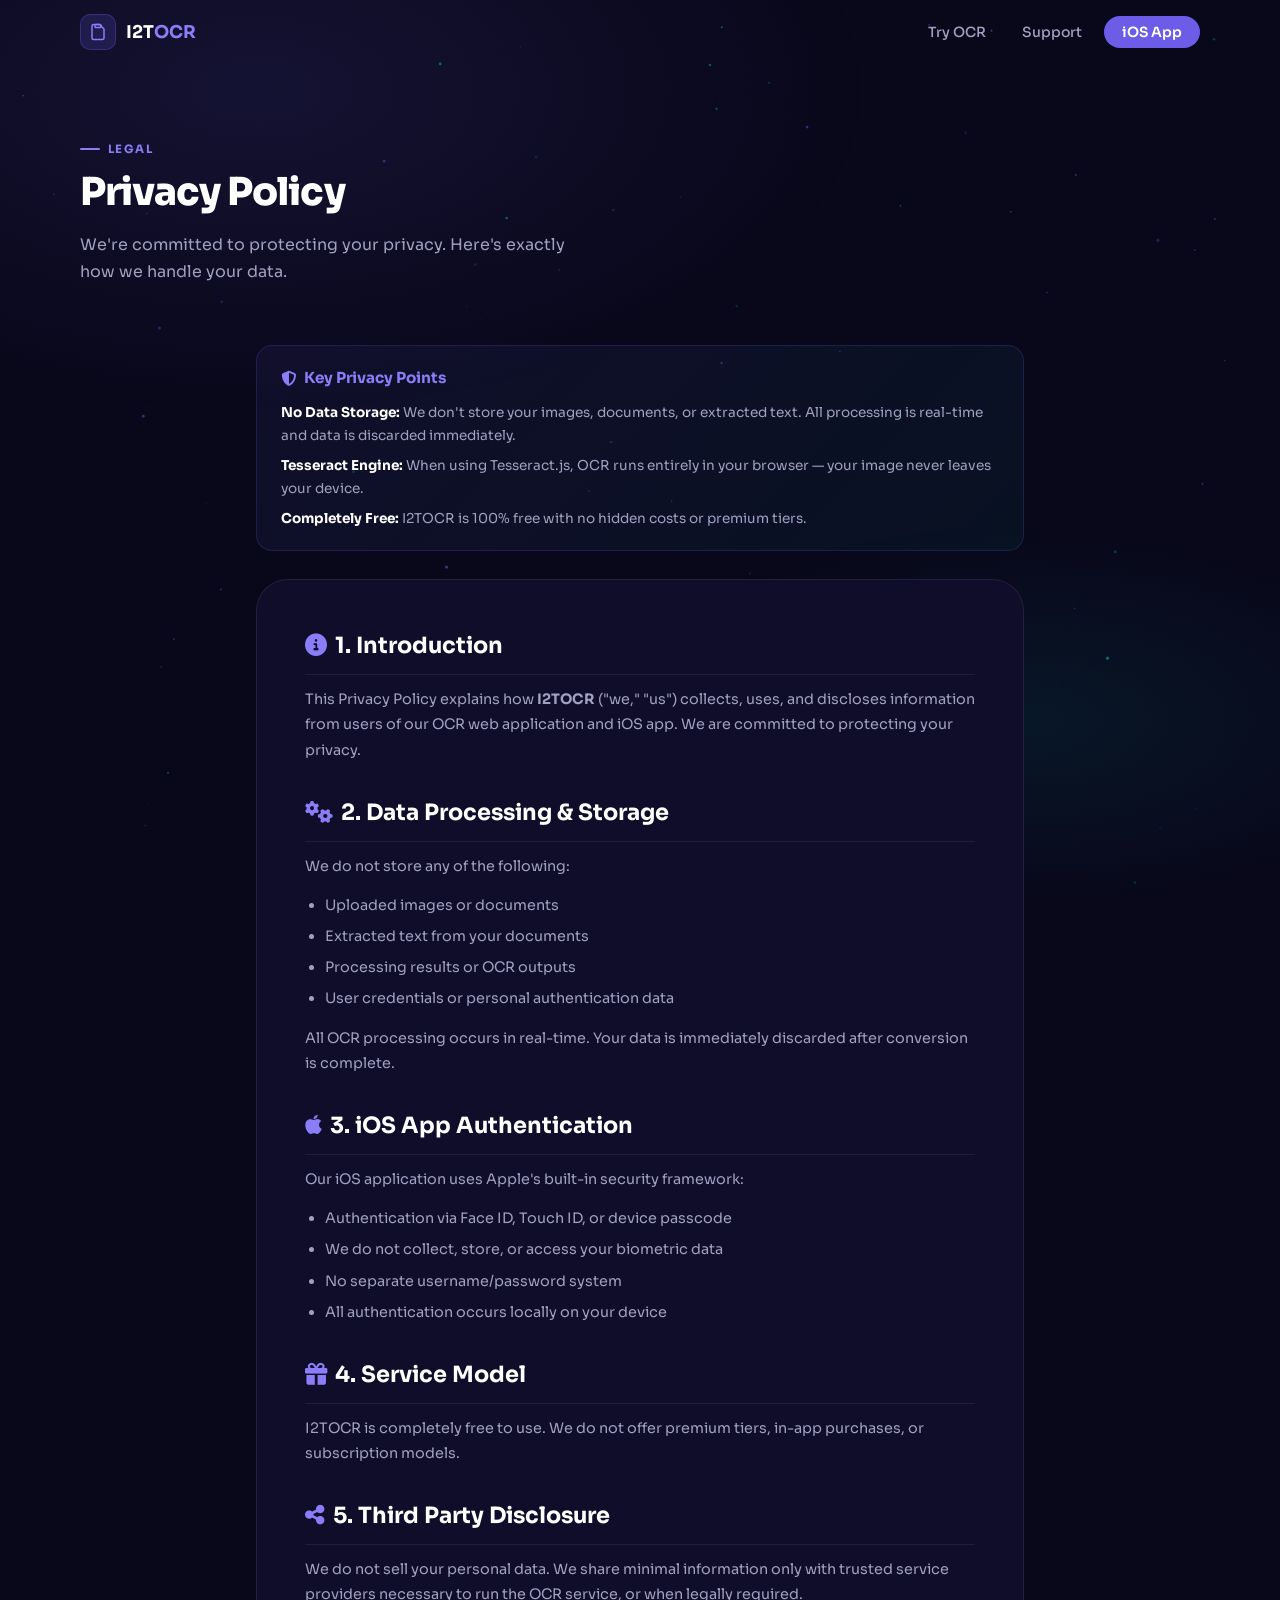
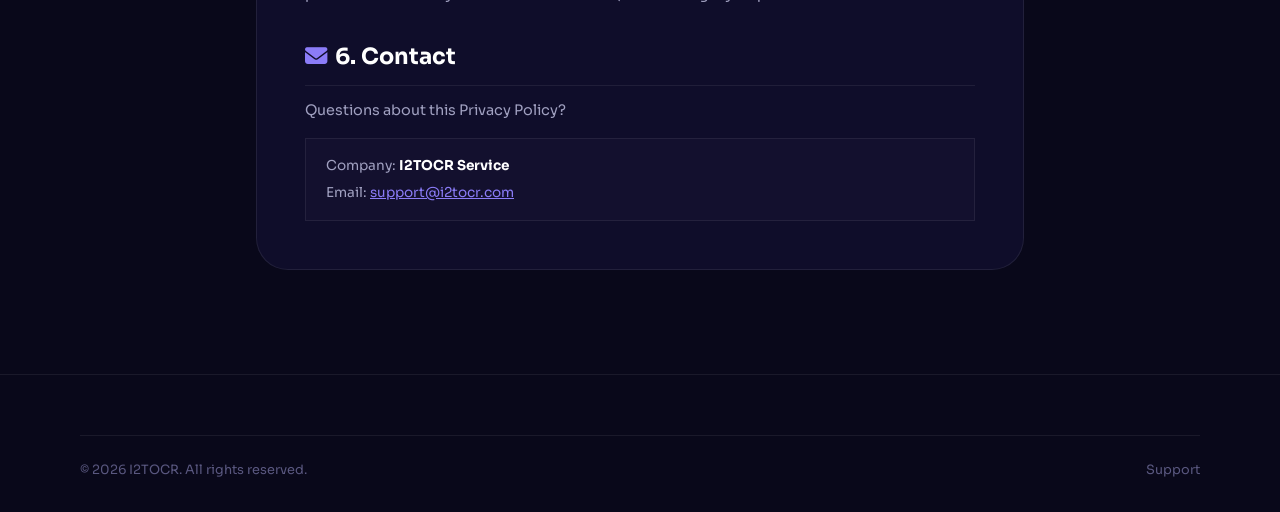
<file: privacy-policy.html>
<!DOCTYPE html>
<html lang="en">
<head>
  <meta charset="UTF-8">
  <meta name="viewport" content="width=device-width, initial-scale=1.0">
  <title>Privacy Policy — I2TOCR</title>
  <link rel="preconnect" href="https://fonts.googleapis.com">
  <link rel="preconnect" href="https://fonts.gstatic.com" crossorigin>
  <link rel="stylesheet" href="https://fonts.googleapis.com/css2?family=Sora:wght@300;400;500;600;700;800&family=JetBrains+Mono:wght@400;500;600&display=swap">
  <link rel="stylesheet" href="https://cdnjs.cloudflare.com/ajax/libs/font-awesome/6.5.0/css/all.min.css">
  <link rel="stylesheet" href="css/style.css">
</head>
<body>

<canvas id="particles-canvas"></canvas>

<header class="site-header">
  <div class="container">
    <nav class="nav">
      <a href="index.html" class="nav-logo">
        <div class="nav-logo-icon">
          <svg width="18" height="18" viewBox="0 0 24 24" fill="none" stroke="var(--purple-light)" stroke-width="2" stroke-linecap="round" stroke-linejoin="round">
            <path d="M14 2H6a2 2 0 0 0-2 2v16a2 2 0 0 0 2 2h12a2 2 0 0 0 2-2V8z"/>
            <rect x="8" y="2" width="8" height="4" rx="1"/>
          </svg>
        </div>
        <span class="nav-logo-text">I2T<span>OCR</span></span>
      </a>
      <ul class="nav-links">
        <li><a href="index.html#ocr-tool">Try OCR</a></li>
        <li><a href="support.html">Support</a></li>
        <li><a href="#" class="nav-cta" id="nav-cta">iOS App</a></li>
      </ul>
    </nav>
  </div>
</header>

<section class="page-hero">
  <div class="container">
    <div class="page-hero-inner">
      <div class="section-label">Legal</div>
      <h1 class="section-title">Privacy Policy</h1>
      <p class="section-desc">We're committed to protecting your privacy. Here's exactly how we handle your data.</p>
    </div>
  </div>
</section>

<section style="padding:0 0 80px">
  <div class="container" style="max-width:800px">

    <div class="highlight-box">
      <h3><i class="fas fa-shield-alt"></i> Key Privacy Points</h3>
      <p><strong style="color:var(--text-primary)">No Data Storage:</strong> We don't store your images, documents, or extracted text. All processing is real-time and data is discarded immediately.</p>
      <p><strong style="color:var(--text-primary)">Tesseract Engine:</strong> When using Tesseract.js, OCR runs entirely in your browser — your image never leaves your device.</p>
      <p><strong style="color:var(--text-primary)">Completely Free:</strong> I2TOCR is 100% free with no hidden costs or premium tiers.</p>
    </div>

    <div class="content-box">

      <h2><i class="fas fa-info-circle" style="color:var(--purple-light);margin-right:8px"></i>1. Introduction</h2>
      <p>This Privacy Policy explains how <strong>I2TOCR</strong> ("we," "us") collects, uses, and discloses information from users of our OCR web application and iOS app. We are committed to protecting your privacy.</p>

      <h2><i class="fas fa-cogs" style="color:var(--purple-light);margin-right:8px"></i>2. Data Processing & Storage</h2>
      <p>We do not store any of the following:</p>
      <ul>
        <li>Uploaded images or documents</li>
        <li>Extracted text from your documents</li>
        <li>Processing results or OCR outputs</li>
        <li>User credentials or personal authentication data</li>
      </ul>
      <p>All OCR processing occurs in real-time. Your data is immediately discarded after conversion is complete.</p>

      <h2><i class="fab fa-apple" style="color:var(--purple-light);margin-right:8px"></i>3. iOS App Authentication</h2>
      <p>Our iOS application uses Apple's built-in security framework:</p>
      <ul>
        <li>Authentication via Face ID, Touch ID, or device passcode</li>
        <li>We do not collect, store, or access your biometric data</li>
        <li>No separate username/password system</li>
        <li>All authentication occurs locally on your device</li>
      </ul>

      <h2><i class="fas fa-gift" style="color:var(--purple-light);margin-right:8px"></i>4. Service Model</h2>
      <p>I2TOCR is completely free to use. We do not offer premium tiers, in-app purchases, or subscription models.</p>

      <h2><i class="fas fa-share-alt" style="color:var(--purple-light);margin-right:8px"></i>5. Third Party Disclosure</h2>
      <p>We do not sell your personal data. We share minimal information only with trusted service providers necessary to run the OCR service, or when legally required.</p>

      <h2><i class="fas fa-envelope" style="color:var(--purple-light);margin-right:8px"></i>6. Contact</h2>
      <p>Questions about this Privacy Policy?</p>
      <div style="background:var(--bg-surface);border:1px solid var(--border);border-radius:var(--radius-md);padding:16px 20px;margin-top:8px">
        <div style="font-size:0.85rem;color:var(--text-secondary)">Company: <strong style="color:var(--text-primary)">I2TOCR Service</strong></div>
        <div style="font-size:0.85rem;color:var(--text-secondary);margin-top:6px">Email: <a href="mailto:support@i2tocr.com" style="color:var(--purple-light)">support@i2tocr.com</a></div>
      </div>

    </div>
  </div>
</section>

<footer class="site-footer">
  <div class="container">
    <div class="footer-bottom">
      <span>© <span class="year"></span> I2TOCR. All rights reserved.</span>
      <a href="support.html" style="color:var(--text-muted);text-decoration:none">Support</a>
    </div>
  </div>
</footer>

<script src="js/script.js"></script>
</body>
</html>
</file>
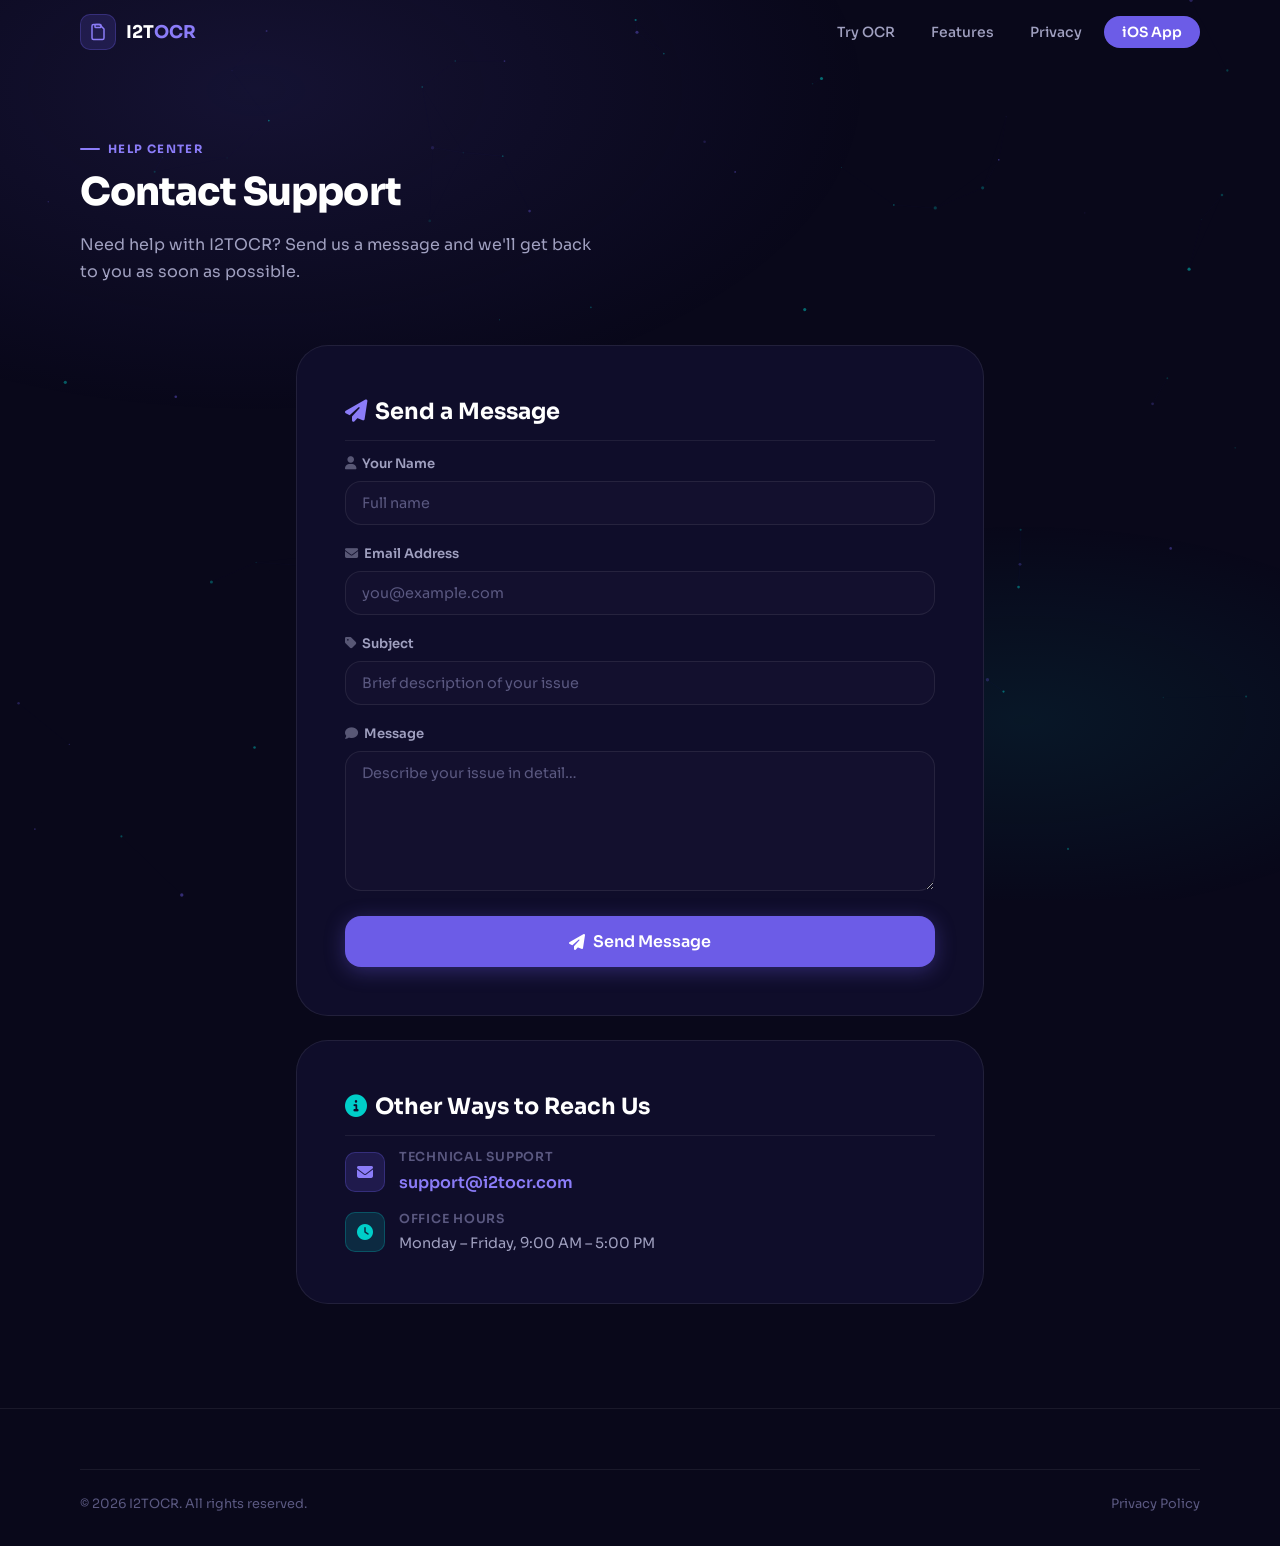
<file: support.html>
<!DOCTYPE html>
<html lang="en">
<head>
  <meta charset="UTF-8">
  <meta name="viewport" content="width=device-width, initial-scale=1.0">
  <title>Support — I2TOCR</title>
  <link rel="preconnect" href="https://fonts.googleapis.com">
  <link rel="preconnect" href="https://fonts.gstatic.com" crossorigin>
  <link rel="stylesheet" href="https://fonts.googleapis.com/css2?family=Sora:wght@300;400;500;600;700;800&family=JetBrains+Mono:wght@400;500;600&display=swap">
  <link rel="stylesheet" href="https://cdnjs.cloudflare.com/ajax/libs/font-awesome/6.5.0/css/all.min.css">
  <link rel="stylesheet" href="css/style.css">
</head>
<body>

<canvas id="particles-canvas"></canvas>

<header class="site-header">
  <div class="container">
    <nav class="nav">
      <a href="index.html" class="nav-logo">
        <div class="nav-logo-icon">
          <svg width="18" height="18" viewBox="0 0 24 24" fill="none" stroke="var(--purple-light)" stroke-width="2" stroke-linecap="round" stroke-linejoin="round">
            <path d="M14 2H6a2 2 0 0 0-2 2v16a2 2 0 0 0 2 2h12a2 2 0 0 0 2-2V8z"/>
            <rect x="8" y="2" width="8" height="4" rx="1"/>
          </svg>
        </div>
        <span class="nav-logo-text">I2T<span>OCR</span></span>
      </a>
      <ul class="nav-links">
        <li><a href="index.html#ocr-tool">Try OCR</a></li>
        <li><a href="index.html#features">Features</a></li>
        <li><a href="privacy-policy.html">Privacy</a></li>
        <li><a href="#" class="nav-cta" id="nav-cta">iOS App</a></li>
      </ul>
    </nav>
  </div>
</header>

<section class="page-hero">
  <div class="container">
    <div class="page-hero-inner">
      <div class="section-label">Help Center</div>
      <h1 class="section-title">Contact Support</h1>
      <p class="section-desc">Need help with I2TOCR? Send us a message and we'll get back to you as soon as possible.</p>
    </div>
  </div>
</section>

<section style="padding: 0 0 80px">
  <div class="container" style="max-width:720px">

    <div class="content-box">
      <h2><i class="fas fa-paper-plane" style="color:var(--purple-light);margin-right:8px"></i>Send a Message</h2>

      <form id="support-form" novalidate>
        <div class="form-group">
          <label class="form-label" for="s-name">
            <i class="fas fa-user" style="margin-right:6px;opacity:0.5"></i>Your Name
          </label>
          <input type="text" id="s-name" class="form-input" placeholder="Full name" required>
        </div>

        <div class="form-group">
          <label class="form-label" for="s-email">
            <i class="fas fa-envelope" style="margin-right:6px;opacity:0.5"></i>Email Address
          </label>
          <input type="email" id="s-email" class="form-input" placeholder="you@example.com" required>
        </div>

        <div class="form-group">
          <label class="form-label" for="s-subject">
            <i class="fas fa-tag" style="margin-right:6px;opacity:0.5"></i>Subject
          </label>
          <input type="text" id="s-subject" class="form-input" placeholder="Brief description of your issue" required>
        </div>

        <div class="form-group">
          <label class="form-label" for="s-message">
            <i class="fas fa-comment" style="margin-right:6px;opacity:0.5"></i>Message
          </label>
          <textarea id="s-message" class="form-input" placeholder="Describe your issue in detail…" required></textarea>
        </div>

        <button type="submit" class="btn btn-primary btn-lg btn-full">
          <i class="fas fa-paper-plane"></i> Send Message
        </button>
      </form>

      <div class="success-banner" id="success-banner">
        <h3>✓ Message Sent!</h3>
        <p>Thank you for reaching out. We'll reply to your email as soon as possible.</p>
      </div>
    </div>

    <div class="content-box">
      <h2><i class="fas fa-info-circle" style="color:var(--teal);margin-right:8px"></i>Other Ways to Reach Us</h2>
      <div style="display:flex;flex-direction:column;gap:14px">
        <div style="display:flex;gap:14px;align-items:center">
          <div style="width:40px;height:40px;background:var(--purple-dim);border:1px solid var(--border-purple);border-radius:10px;display:flex;align-items:center;justify-content:center;flex-shrink:0">
            <i class="fas fa-envelope" style="color:var(--purple-light)"></i>
          </div>
          <div>
            <div style="font-size:0.78rem;color:var(--text-muted);font-weight:600;text-transform:uppercase;letter-spacing:0.06em;margin-bottom:2px">Technical Support</div>
            <a href="mailto:support@i2tocr.com" style="color:var(--purple-light);text-decoration:none;font-weight:600">support@i2tocr.com</a>
          </div>
        </div>
        <div style="display:flex;gap:14px;align-items:center">
          <div style="width:40px;height:40px;background:var(--teal-dim);border:1px solid rgba(0,206,201,0.25);border-radius:10px;display:flex;align-items:center;justify-content:center;flex-shrink:0">
            <i class="fas fa-clock" style="color:var(--teal)"></i>
          </div>
          <div>
            <div style="font-size:0.78rem;color:var(--text-muted);font-weight:600;text-transform:uppercase;letter-spacing:0.06em;margin-bottom:2px">Office Hours</div>
            <div style="color:var(--text-secondary);font-size:0.9rem">Monday – Friday, 9:00 AM – 5:00 PM</div>
          </div>
        </div>
      </div>
    </div>

  </div>
</section>

<footer class="site-footer">
  <div class="container">
    <div class="footer-bottom">
      <span>© <span class="year"></span> I2TOCR. All rights reserved.</span>
      <a href="privacy-policy.html" style="color:var(--text-muted);text-decoration:none">Privacy Policy</a>
    </div>
  </div>
</footer>

<script src="js/script.js"></script>
</body>
</html>
</file>
<file: css/style.css>
@import url('https://fonts.googleapis.com/css2?family=Sora:wght@300;400;500;600;700;800&family=JetBrains+Mono:wght@400;500;600&display=swap');

/* ── Variables ── */
:root {
  --bg-deep:       #09081a;
  --bg-card:       #0f0d2a;
  --bg-surface:    #13102e;
  --purple:        #6c5ce7;
  --purple-light:  #8b7cf8;
  --purple-dim:    rgba(108,92,231,0.18);
  --purple-glow:   rgba(108,92,231,0.35);
  --teal:          #00cec9;
  --teal-light:    #55efc4;
  --teal-dim:      rgba(0,206,201,0.15);
  --text-primary:  #ffffff;
  --text-secondary:#a0a0c0;
  --text-muted:    #5a5880;
  --border:        rgba(255,255,255,0.07);
  --border-purple: rgba(108,92,231,0.3);
  --glass-bg:      rgba(255,255,255,0.04);
  --glass-border:  rgba(255,255,255,0.08);
  --blur:          blur(20px);
  --shadow-purple: 0 0 40px rgba(108,92,231,0.25);
  --shadow-card:   0 8px 32px rgba(0,0,0,0.4);
  --font:          'Sora', sans-serif;
  --mono:          'JetBrains Mono', monospace;
  --r-sm: 10px; --r-md: 16px; --r-lg: 24px; --r-xl: 32px; --r-full: 9999px;
}

/* ── Reset ── */
*, *::before, *::after { margin:0; padding:0; box-sizing:border-box; }
html { scroll-behavior:smooth; }
body { font-family:var(--font); background:var(--bg-deep); color:var(--text-primary); line-height:1.6; min-height:100vh; overflow-x:hidden; }
body::before {
  content:''; position:fixed; inset:0; pointer-events:none; z-index:0;
  background:
    radial-gradient(ellipse 80% 60% at 20% 10%, rgba(108,92,231,.12) 0%, transparent 60%),
    radial-gradient(ellipse 60% 40% at 80% 80%, rgba(0,206,201,.08) 0%, transparent 55%);
}

/* ── Layout ── */
.container { width:90%; max-width:1160px; margin:0 auto; padding:0 16px; position:relative; z-index:1; }
section { position:relative; z-index:1; }

/* ── Header ── */
.site-header { position:fixed; top:0; left:0; right:0; z-index:1000; transition:background .3s,box-shadow .3s; }
.site-header.scrolled { background:rgba(9,8,26,.9); backdrop-filter:var(--blur); -webkit-backdrop-filter:var(--blur); box-shadow:0 1px 0 var(--border); }
.nav { display:flex; align-items:center; justify-content:space-between; height:64px; }
.nav-logo { display:flex; align-items:center; gap:10px; text-decoration:none; color:var(--text-primary); cursor:pointer; }
.nav-logo-icon { width:36px; height:36px; background:var(--purple-dim); border:1px solid var(--border-purple); border-radius:var(--r-sm); display:flex; align-items:center; justify-content:center; }
.nav-logo-text { font-size:1.1rem; font-weight:700; }
.nav-logo-text span { color:var(--purple-light); }
.nav-links { display:flex; align-items:center; gap:8px; list-style:none; }
.nav-links a { color:var(--text-secondary); text-decoration:none; font-size:.875rem; font-weight:500; padding:6px 14px; border-radius:var(--r-full); transition:color .2s,background .2s; }
.nav-links a:hover { color:var(--text-primary); background:var(--glass-bg); }
.nav-cta { background:var(--purple) !important; color:#fff !important; border-radius:var(--r-full) !important; padding:7px 18px !important; font-weight:600 !important; transition:background .2s !important; }
.nav-cta:hover { background:var(--purple-light) !important; }

/* ── Hero ── */
.hero { padding:140px 0 80px; }
.hero-grid { display:grid; grid-template-columns:1fr 1fr; gap:5rem; align-items:center; }
.hero-badge { display:inline-flex; align-items:center; gap:6px; background:var(--purple-dim); border:1px solid var(--border-purple); border-radius:var(--r-full); padding:5px 14px; font-size:.75rem; font-weight:600; letter-spacing:.08em; text-transform:uppercase; color:var(--purple-light); margin-bottom:1.5rem; }
.hero-badge .dot { width:6px; height:6px; background:var(--purple-light); border-radius:50%; animation:pulse-dot 2s ease-in-out infinite; }
@keyframes pulse-dot { 0%,100%{opacity:1;transform:scale(1);}50%{opacity:.5;transform:scale(.7);} }
.hero-title { font-size:clamp(2.2rem,5vw,3.5rem); font-weight:800; line-height:1.1; letter-spacing:-.03em; margin-bottom:1.25rem; }
.hero-title .accent { background:linear-gradient(135deg,var(--purple-light),var(--teal)); -webkit-background-clip:text; -webkit-text-fill-color:transparent; background-clip:text; }
.hero-desc { font-size:1.05rem; color:var(--text-secondary); line-height:1.7; margin-bottom:2.5rem; max-width:440px; }
.hero-actions { display:flex; gap:12px; flex-wrap:wrap; }

/* ── Buttons ── */
.btn { display:inline-flex; align-items:center; gap:8px; padding:12px 24px; border-radius:var(--r-md); font-family:var(--font); font-size:.9rem; font-weight:600; text-decoration:none; border:none; cursor:pointer; transition:all .25s; }
.btn-primary { background:var(--purple); color:#fff; box-shadow:0 4px 20px var(--purple-glow); }
.btn-primary:hover { background:var(--purple-light); transform:translateY(-2px); }
.btn-ghost { background:var(--glass-bg); color:var(--text-primary); border:1px solid var(--glass-border); }
.btn-ghost:hover { background:rgba(255,255,255,.08); border-color:var(--border-purple); transform:translateY(-2px); }
.btn-sm { padding:8px 16px; font-size:.8rem; }
.btn-lg { padding:15px 32px; font-size:1rem; }
.btn-full { width:100%; justify-content:center; }
.btn-icon { width:38px; height:38px; border-radius:var(--r-sm); padding:0; background:var(--glass-bg); border:1px solid var(--glass-border); color:var(--text-secondary); display:flex; align-items:center; justify-content:center; font-size:1rem; cursor:pointer; transition:all .2s; }
.btn-icon:hover { background:var(--purple-dim); border-color:var(--border-purple); color:var(--purple-light); }

/* ── Phone Mockup ── */
.phone-showcase { display:flex; justify-content:center; position:relative; }
.phone-frame { width:260px; background:#0d0b24; border-radius:44px; border:1.5px solid rgba(108,92,231,.35); box-shadow:0 0 0 6px rgba(108,92,231,.08),0 30px 80px rgba(0,0,0,.6),0 0 60px rgba(108,92,231,.15); overflow:hidden; animation:float-phone 6s ease-in-out infinite; position:relative; z-index:2; }
@keyframes float-phone { 0%,100%{transform:translateY(0) rotate(-1deg);}50%{transform:translateY(-16px) rotate(-1deg);} }
.phone-notch { width:110px; height:30px; background:#000; border-radius:0 0 18px 18px; margin:0 auto; position:relative; z-index:10; }
.phone-screen { padding:0 14px 24px; min-height:520px; display:flex; flex-direction:column; }
.mock-onboarding { flex:1; display:flex; flex-direction:column; align-items:center; justify-content:space-between; padding:20px 0 10px; text-align:center; }
.mock-skip { align-self:flex-start; font-size:.65rem; color:var(--text-muted); }
.mock-icon-circle { width:100px; height:100px; background:radial-gradient(circle at 40% 40%,rgba(108,92,231,.3),rgba(108,92,231,.1)); border-radius:50%; display:flex; align-items:center; justify-content:center; border:1px solid rgba(108,92,231,.25); position:relative; }
.mock-icon-circle::before { content:''; position:absolute; inset:-12px; border-radius:50%; background:rgba(108,92,231,.06); }
.mock-badge { font-size:.55rem; letter-spacing:.1em; font-weight:700; color:var(--purple-light); text-transform:uppercase; }
.mock-title { font-size:1.05rem; font-weight:800; line-height:1.2; }
.mock-desc { font-size:.6rem; color:var(--text-secondary); line-height:1.5; }
.mock-dots { display:flex; gap:5px; }
.mock-dot { width:6px; height:6px; border-radius:3px; background:rgba(255,255,255,.2); }
.mock-dot.active { width:18px; background:var(--purple); }
.mock-btn { width:100%; background:var(--purple); color:#fff; border:none; border-radius:14px; padding:12px; font-size:.75rem; font-weight:600; display:flex; align-items:center; justify-content:center; gap:6px; }
.phone-orbit { position:absolute; inset:-40px; z-index:1; pointer-events:none; }
.orbit-card { position:absolute; background:var(--bg-card); border:1px solid var(--glass-border); border-radius:var(--r-md); padding:10px 14px; display:flex; align-items:center; gap:8px; font-size:.72rem; font-weight:500; color:var(--text-secondary); box-shadow:var(--shadow-card); white-space:nowrap; }
.orbit-card .icon { width:28px; height:28px; border-radius:8px; display:flex; align-items:center; justify-content:center; font-size:14px; }
.orbit-card.vision { top:30%; right:-20px; border-color:rgba(0,206,201,.25); animation:orbit-float 5s ease-in-out infinite; }
.orbit-card.vision .icon { background:var(--teal-dim); }
.orbit-card.ocr { bottom:25%; left:-30px; border-color:var(--border-purple); animation:orbit-float 7s ease-in-out infinite reverse; }
.orbit-card.ocr .icon { background:var(--purple-dim); }
@keyframes orbit-float { 0%,100%{transform:translateY(0);}50%{transform:translateY(-10px);} }

/* ── Section labels ── */
.section-label { font-size:.72rem; font-weight:700; letter-spacing:.12em; text-transform:uppercase; color:var(--purple-light); margin-bottom:.75rem; display:flex; align-items:center; gap:8px; }
.section-label::before { content:''; width:20px; height:2px; background:var(--purple-light); border-radius:1px; }
.section-title { font-size:clamp(1.6rem,3.5vw,2.4rem); font-weight:800; line-height:1.15; letter-spacing:-.025em; margin-bottom:1rem; }
.section-desc { color:var(--text-secondary); font-size:1rem; max-width:520px; line-height:1.7; }

/* ── OCR Section ── */
.ocr-section { padding:80px 0; }
.ocr-section-head { margin-bottom:48px; }

/* ── Engine Tabs ── */
.engine-tabs { display:flex; gap:8px; flex-wrap:wrap; }

.engine-tab {
  display:inline-flex;
  align-items:center;
  gap:8px;
  padding:10px 20px;
  border-radius:var(--r-full);
  border:1px solid var(--glass-border);
  background:var(--glass-bg);
  color:var(--text-secondary);
  font-size:.85rem;
  font-weight:500;
  cursor:pointer;
  font-family:var(--font);
  transition:all .2s;
  user-select:none;
  -webkit-user-select:none;
  /* IMPORTANT: no pointer-events:none — tabs must be clickable */
}

.engine-tab:hover {
  border-color:rgba(255,255,255,.2);
  color:var(--text-primary);
  background:rgba(255,255,255,.06);
}

/* Active Tesseract tab = teal */
.engine-tab.active-teal {
  background:rgba(0,206,201,.18) !important;
  border-color:var(--teal) !important;
  color:var(--teal) !important;
  font-weight:700;
  box-shadow:0 0 16px rgba(0,206,201,.18);
}

/* Active OCR Cloud tab = purple */
.engine-tab.active-purple {
  background:rgba(108,92,231,.22) !important;
  border-color:var(--purple) !important;
  color:var(--purple-light) !important;
  font-weight:700;
  box-shadow:0 0 16px rgba(108,92,231,.2);
}

/* ── OCR Box ── */
.ocr-box { background:var(--bg-card); border:1px solid var(--glass-border); border-radius:var(--r-xl); overflow:hidden; box-shadow:var(--shadow-card); }
.ocr-box-header { padding:20px 24px; border-bottom:1px solid var(--border); display:flex; align-items:center; justify-content:space-between; }
.ocr-status { display:flex; align-items:center; gap:8px; font-size:.82rem; font-weight:500; color:var(--text-secondary); }
.status-dot { width:8px; height:8px; border-radius:50%; background:var(--teal); box-shadow:0 0 8px var(--teal); animation:blink 2s ease-in-out infinite; }
@keyframes blink { 0%,100%{opacity:1;}50%{opacity:.3;} }
.ocr-engine-badge { font-size:.72rem; font-weight:600; padding:4px 10px; border-radius:var(--r-full); font-family:var(--mono); }
.ocr-engine-badge.teal { background:var(--teal-dim); color:var(--teal); border:1px solid rgba(0,206,201,.3); }
.ocr-engine-badge.purple { background:var(--purple-dim); color:var(--purple-light); border:1px solid var(--border-purple); }

/* ── Upload Zone ── */
.upload-zone {
  margin:24px;
  border:1.5px dashed rgba(108,92,231,.35);
  border-radius:var(--r-lg);
  padding:60px 32px;
  text-align:center;
  cursor:pointer;
  transition:all .25s;
  position:relative;
  background:rgba(108,92,231,.03);
}
.upload-zone:hover, .upload-zone.drag-over {
  border-color:var(--purple);
  background:rgba(108,92,231,.07);
}

/* File input — visually hidden; <label for="file-input"> opens picker on zone click */
.upload-zone input[type="file"] {
  position:absolute;
  width:1px;
  height:1px;
  padding:0;
  margin:-1px;
  overflow:hidden;
  clip:rect(0, 0, 0, 0);
  white-space:nowrap;
  border:0;
  opacity:0;
}

.upload-icon-wrap { width:72px; height:72px; margin:0 auto 20px; background:var(--purple-dim); border-radius:var(--r-lg); display:flex; align-items:center; justify-content:center; font-size:2rem; border:1px solid var(--border-purple); }
.upload-title { font-size:1.1rem; font-weight:700; margin-bottom:8px; }
.upload-subtitle { font-size:.85rem; color:var(--text-secondary); margin-bottom:20px; }
.upload-formats { display:flex; gap:6px; justify-content:center; flex-wrap:wrap; }
.format-chip { font-size:.7rem; font-weight:600; padding:3px 10px; border-radius:var(--r-full); background:var(--glass-bg); border:1px solid var(--glass-border); color:var(--text-muted); font-family:var(--mono); }

/* ── Workspace ── */
.ocr-workspace { display:none; padding:24px; gap:20px; flex-direction:column; }
.ocr-workspace.visible { display:flex; }

/* workspace-panels is the anchor for #ocr-loading */
.workspace-panels { display:grid; grid-template-columns:1fr 1fr; gap:16px; position:relative; }

.panel { background:var(--bg-surface); border:1px solid var(--border); border-radius:var(--r-lg); overflow:hidden; }
.panel-header { padding:12px 16px; border-bottom:1px solid var(--border); display:flex; align-items:center; justify-content:space-between; font-size:.75rem; font-weight:600; color:var(--text-secondary); letter-spacing:.05em; text-transform:uppercase; }
.panel-body { padding:16px; min-height:220px; }
.image-preview-wrap { width:100%; height:220px; display:flex; align-items:center; justify-content:center; overflow:hidden; border-radius:var(--r-sm); }
.image-preview-wrap img { max-width:100%; max-height:100%; object-fit:contain; border-radius:var(--r-sm); }
.text-output-wrap { position:relative; height:220px; }
.extracted-text { width:100%; height:100%; background:transparent; border:none; color:var(--text-primary); font-family:var(--mono); font-size:.82rem; line-height:1.6; resize:none; outline:none; padding:4px; }
.extracted-text::placeholder { color:var(--text-muted); font-family:var(--font); }
.char-count { position:absolute; bottom:6px; right:8px; font-size:.65rem; color:var(--text-muted); font-family:var(--mono); pointer-events:none; }
.workspace-actions { display:flex; gap:10px; }

/* ── Loading Overlay ── anchors to .workspace-panels ── */
#ocr-loading {
  position:absolute;
  inset:0;
  background:rgba(9,8,26,.88);
  backdrop-filter:blur(5px);
  -webkit-backdrop-filter:blur(5px);
  border-radius:var(--r-lg);
  display:flex;
  flex-direction:column;
  align-items:center;
  justify-content:center;
  gap:16px;
  z-index:100;
  /* Hidden by default */
  opacity:0;
  pointer-events:none;
  transition:opacity .25s;
}
#ocr-loading.visible {
  opacity:1;
  pointer-events:all;
}
.loader-ring { position:relative; width:60px; height:60px; }
.loader-ring::before, .loader-ring::after { content:''; position:absolute; border-radius:50%; border:2.5px solid transparent; }
.loader-ring::before { inset:0; border-top-color:var(--purple-light); animation:spin 1.2s linear infinite; }
.loader-ring::after { inset:9px; border-top-color:var(--teal); animation:spin .85s linear infinite reverse; }
@keyframes spin { to{transform:rotate(360deg);} }
.loader-text { font-size:.82rem; color:var(--text-secondary); font-weight:500; }

/* ── Language Modal ── */
.modal-overlay { position:fixed; inset:0; background:rgba(0,0,0,.75); backdrop-filter:blur(8px); -webkit-backdrop-filter:blur(8px); z-index:2000; display:flex; align-items:center; justify-content:center; opacity:0; pointer-events:none; transition:opacity .25s; }
.modal-overlay.open { opacity:1; pointer-events:all; }
.modal-box { background:var(--bg-card); border:1px solid var(--glass-border); border-radius:var(--r-xl); padding:32px; width:min(400px,90vw); box-shadow:var(--shadow-purple); transform:scale(.95) translateY(10px); transition:transform .25s; }
.modal-overlay.open .modal-box { transform:scale(1) translateY(0); }
.modal-header { margin-bottom:24px; }
.modal-title { font-size:1.25rem; font-weight:700; margin-bottom:6px; }
.modal-subtitle { font-size:.85rem; color:var(--text-secondary); }
.lang-select { width:100%; padding:12px 16px; background:var(--bg-surface); border:1px solid var(--glass-border); border-radius:var(--r-md); color:var(--text-primary); font-size:.9rem; font-family:var(--font); cursor:pointer; margin-bottom:20px; appearance:none; background-image:url("data:image/svg+xml,%3Csvg xmlns='http://www.w3.org/2000/svg' width='16' height='16' fill='%23a0a0c0' viewBox='0 0 16 16'%3E%3Cpath d='M7.247 11.14 2.451 5.658C1.885 5.013 2.345 4 3.204 4h9.592a1 1 0 0 1 .753 1.659l-4.796 5.48a1 1 0 0 1-1.506 0z'/%3E%3C/svg%3E"); background-repeat:no-repeat; background-position:calc(100% - 14px) center; padding-right:40px; outline:none; transition:border-color .2s; }
.lang-select:focus { border-color:var(--purple); }
.lang-select option { background:var(--bg-deep); }
.modal-footer { display:flex; gap:10px; }

/* ── Features ── */
.features-section { padding:80px 0; }
.features-grid { display:grid; grid-template-columns:repeat(3,1fr); gap:16px; margin-top:48px; }
.feature-card { background:var(--bg-card); border:1px solid var(--glass-border); border-radius:var(--r-lg); padding:28px 24px; transition:border-color .25s,transform .25s,box-shadow .25s; }
.feature-card:hover { border-color:var(--border-purple); transform:translateY(-4px); box-shadow:var(--shadow-purple); }
.feature-icon { width:48px; height:48px; border-radius:var(--r-md); display:flex; align-items:center; justify-content:center; font-size:1.3rem; margin-bottom:18px; }
.feature-icon.purple { background:var(--purple-dim); border:1px solid var(--border-purple); }
.feature-icon.teal { background:var(--teal-dim); border:1px solid rgba(0,206,201,.25); }
.feature-title { font-size:1rem; font-weight:700; margin-bottom:8px; }
.feature-desc { font-size:.83rem; color:var(--text-secondary); line-height:1.6; }

/* ── Steps ── */
.steps-section { padding:80px 0; background:linear-gradient(180deg,transparent,rgba(108,92,231,.04),transparent); }
.steps-grid { display:grid; grid-template-columns:repeat(3,1fr); gap:24px; margin-top:48px; position:relative; }
.steps-grid::before { content:''; position:absolute; top:32px; left:calc(16.66% + 24px); right:calc(16.66% + 24px); border-top:1px dashed rgba(108,92,231,.3); z-index:0; }
.step-card { text-align:center; position:relative; z-index:1; }
.step-num { width:64px; height:64px; background:var(--bg-card); border:1px solid var(--border-purple); border-radius:50%; display:flex; align-items:center; justify-content:center; font-size:1.3rem; font-weight:800; color:var(--purple-light); margin:0 auto 20px; font-family:var(--mono); }
.step-title { font-size:1rem; font-weight:700; margin-bottom:8px; }
.step-desc { font-size:.83rem; color:var(--text-secondary); line-height:1.6; }

/* ── Footer ── */
.site-footer { padding:60px 0 32px; border-top:1px solid var(--border); position:relative; z-index:1; }
.footer-grid { display:grid; grid-template-columns:1.5fr 1fr 1fr 1fr; gap:40px; margin-bottom:48px; }
.footer-brand p { font-size:.85rem; color:var(--text-secondary); line-height:1.7; margin-top:12px; max-width:240px; }
.footer-col h4 { font-size:.78rem; font-weight:700; letter-spacing:.08em; text-transform:uppercase; color:var(--text-muted); margin-bottom:16px; }
.footer-col ul { list-style:none; display:flex; flex-direction:column; gap:10px; }
.footer-col a { color:var(--text-secondary); text-decoration:none; font-size:.85rem; transition:color .2s; }
.footer-col a:hover { color:var(--purple-light); }
.footer-bottom { border-top:1px solid var(--border); padding-top:24px; display:flex; align-items:center; justify-content:space-between; font-size:.8rem; color:var(--text-muted); }
.footer-social { display:flex; gap:8px; margin-top:16px; }
.social-link { width:34px; height:34px; background:var(--glass-bg); border:1px solid var(--glass-border); border-radius:var(--r-sm); display:flex; align-items:center; justify-content:center; color:var(--text-secondary); text-decoration:none; font-size:.85rem; transition:all .2s; }
.social-link:hover { background:var(--purple-dim); border-color:var(--border-purple); color:var(--purple-light); }

/* ── Support & Privacy ── */
.page-hero { padding:140px 0 60px; }
.page-hero-inner { max-width:640px; }
.content-box { background:var(--bg-card); border:1px solid var(--glass-border); border-radius:var(--r-xl); padding:48px; margin-bottom:24px; }
.content-box h2 { font-size:1.4rem; font-weight:700; margin:32px 0 12px; padding-bottom:10px; border-bottom:1px solid var(--border); }
.content-box h2:first-child { margin-top:0; }
.content-box p { color:var(--text-secondary); font-size:.9rem; line-height:1.75; margin-bottom:14px; }
.content-box ul { color:var(--text-secondary); font-size:.9rem; line-height:1.75; padding-left:20px; margin-bottom:14px; }
.content-box ul li { margin-bottom:6px; }
.highlight-box { background:linear-gradient(135deg,rgba(108,92,231,.08),rgba(0,206,201,.05)); border:1px solid rgba(108,92,231,.2); border-radius:var(--r-md); padding:20px 24px; margin-bottom:28px; }
.highlight-box h3 { font-size:.95rem; font-weight:700; color:var(--purple-light); margin-bottom:12px; display:flex; align-items:center; gap:8px; }
.highlight-box p { font-size:.85rem; color:var(--text-secondary); line-height:1.65; margin-bottom:8px; }
.highlight-box p:last-child { margin-bottom:0; }
.form-group { margin-bottom:18px; }
.form-label { display:block; font-size:.82rem; font-weight:600; color:var(--text-secondary); margin-bottom:7px; }
.form-input { width:100%; padding:12px 16px; background:var(--bg-surface); border:1px solid var(--glass-border); border-radius:var(--r-md); color:var(--text-primary); font-size:.9rem; font-family:var(--font); outline:none; transition:border-color .2s,box-shadow .2s; }
.form-input:focus { border-color:var(--purple); box-shadow:0 0 0 3px rgba(108,92,231,.1); }
.form-input::placeholder { color:var(--text-muted); }
textarea.form-input { min-height:140px; resize:vertical; }
.success-banner { display:none; background:linear-gradient(135deg,rgba(0,206,201,.1),rgba(85,239,196,.05)); border:1px solid rgba(0,206,201,.3); border-radius:var(--r-md); padding:20px 24px; text-align:center; margin-top:20px; }
.success-banner.visible { display:block; }
.success-banner h3 { font-size:1rem; font-weight:700; color:var(--teal); margin-bottom:6px; }
.success-banner p { font-size:.85rem; color:var(--text-secondary); }

/* ── Canvas ── */
#particles-canvas { position:fixed; inset:0; pointer-events:none; z-index:0; }

/* ── Scrollbar ── */
::-webkit-scrollbar { width:6px; }
::-webkit-scrollbar-track { background:var(--bg-deep); }
::-webkit-scrollbar-thumb { background:var(--purple-dim); border-radius:3px; }

/* ── Responsive ── */
@media (max-width:900px) {
  .hero-grid { grid-template-columns:1fr; gap:3rem; }
  .phone-showcase { order:-1; }
  .features-grid { grid-template-columns:1fr 1fr; }
  .steps-grid { grid-template-columns:1fr; }
  .steps-grid::before { display:none; }
  .footer-grid { grid-template-columns:1fr 1fr; gap:32px; }
  .workspace-panels { grid-template-columns:1fr; }
}
@media (max-width:640px) {
  .nav-links { display:none; }
  .hero { padding:110px 0 60px; }
  .features-grid { grid-template-columns:1fr; }
  .footer-grid { grid-template-columns:1fr; }
  .content-box { padding:28px 24px; }
  .hero-actions { flex-direction:column; }
  .engine-tabs { gap:6px; }
  .engine-tab { padding:8px 14px; font-size:.78rem; }
}
</file>
